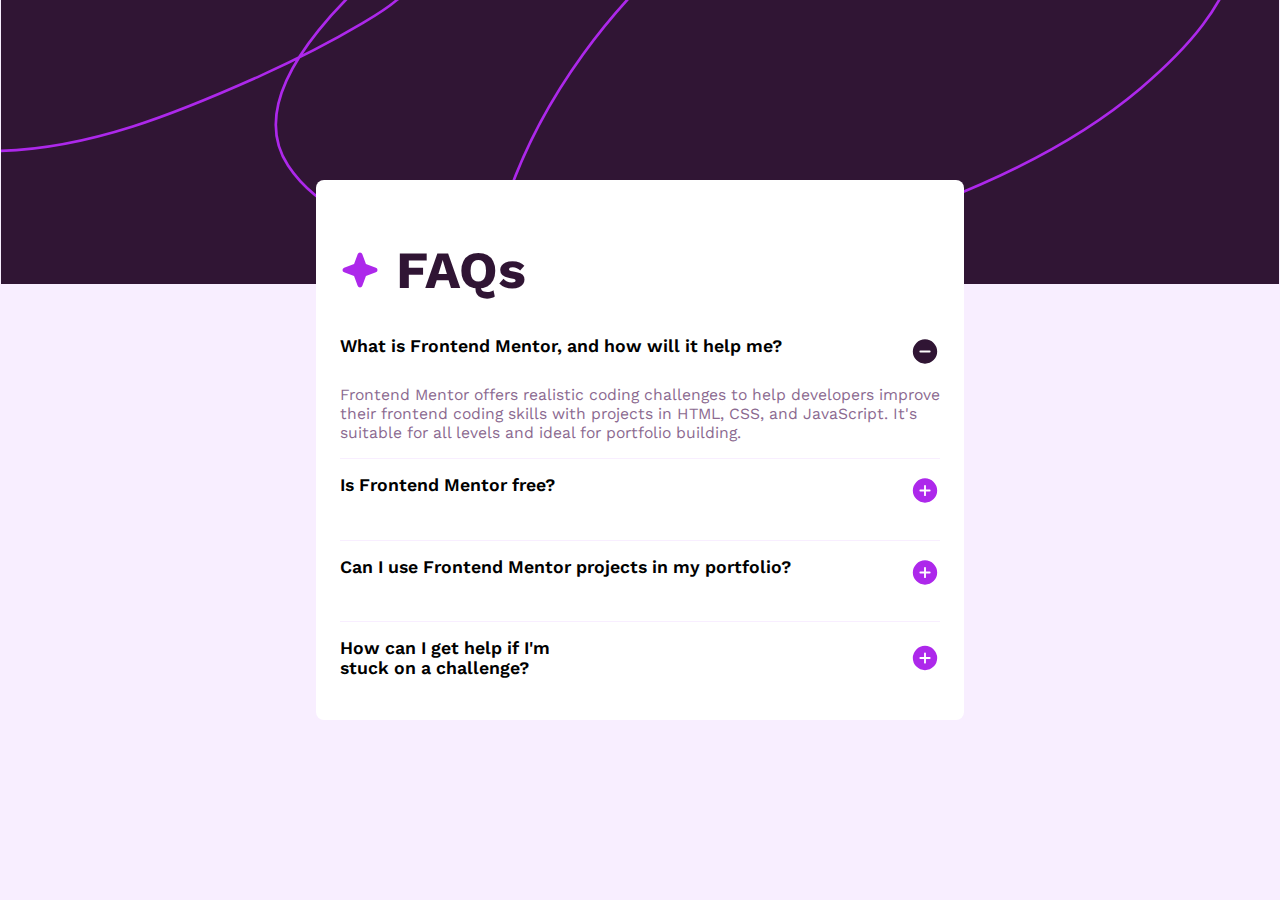
<file: faq-accordion-main/index.html>
<!DOCTYPE html>
<html lang="en">

<head>
  <meta charset="UTF-8">
  <meta name="viewport" content="width=device-width, initial-scale=1.0">
  <!-- displays site properly based on user's device -->

  <link rel="icon" type="image/png" sizes="32x32" href="./assets/images/favicon-32x32.png">

  <title>Frontend Mentor | FAQ accordion</title>

  <link rel="preconnect" href="https://fonts.googleapis.com">
  <link rel="preconnect" href="https://fonts.gstatic.com" crossorigin>
  <link href="https://fonts.googleapis.com/css2?family=Work+Sans:ital,wght@0,100..900;1,100..900&display=swap"
    rel="stylesheet">
  <link rel="stylesheet" href="styles.css">

</head>

<body>

  <main>

    <div class="title">
      <img src="assets/images/icon-star.svg" alt="null">
      <h1>FAQs</h1>
    </div>
    <div class="accordion_feat">
      <div class="accordion one">
        <div class="accordion-question">
          What is Frontend Mentor, and how will it help me?
          <img id="plus-icon" class="hidden" src="assets/images/icon-plus.svg" alt="null">
          <img id="minus-icon" src="assets/images/icon-minus.svg" alt="null">
        </div>
        <div class="accordion-answer">
          Frontend Mentor offers realistic coding challenges to help developers improve their
          frontend coding skills with projects in HTML, CSS, and JavaScript. It's suitable for
          all levels and ideal for portfolio building.
        </div>
      </div>
      <div class="accordion two">
        <div class="accordion-question">
          Is Frontend Mentor free?
          <img id="plus-icon" src="assets/images/icon-plus.svg" alt="null">
          <img id="minus-icon" class="hidden" src="assets/images/icon-minus.svg" alt="null">
        </div>
        <div class="accordion-answer hidden">
          Yes, Frontend Mentor offers both free and premium coding challenges, with the free
          option providing access to a range of projects suitable for all skill levels.
        </div>
      </div>
      <div class="accordion three">
        <div class="accordion-question">
          Can I use Frontend Mentor projects in my portfolio?
          <img id="plus-icon" src="assets/images/icon-plus.svg" alt="null">
          <img id="minus-icon" class="hidden" src="assets/images/icon-minus.svg" alt="null">
        </div>
        <div class="accordion-answer hidden">
          Yes, you can use projects completed on Frontend Mentor in your portfolio. It's an excellent
          way to showcase your skills to potential employers!
        </div>
      </div>

      <div class="accordion four">
        <div class="accordion-question">
          How can I get help if I'm <br> stuck on a challenge?
          <img id="plus-icon" src="assets/images/icon-plus.svg" alt="null">
          <img id="minus-icon" class="hidden" src="assets/images/icon-minus.svg" alt="null">
        </div>
        <div class="accordion-answer hidden">
          The best place to get help is inside Frontend Mentor's Discord community. There's a help
          channel where you can ask questions and seek support from other community members.
        </div>
      </div>



    </div>





  </main>



<script src="script.js"></script>
</body>

</html>

<!-- 
  What is Frontend Mentor, and how will it help me?

  Frontend Mentor offers realistic coding challenges to help developers improve their 
  frontend coding skills with projects in HTML, CSS, and JavaScript. It's suitable for 
  all levels and ideal for portfolio building.

  Is Frontend Mentor free?

  Yes, Frontend Mentor offers both free and premium coding challenges, with the free 
  option providing access to a range of projects suitable for all skill levels.


  Yes, you can use projects completed on Frontend Mentor in your portfolio. It's an excellent
  way to showcase your skills to potential employers!

  How can I get help if I'm stuck on a Frontend Mentor challenge?
  
  The best place to get help is inside Frontend Mentor's Discord community. There's a help 
  channel where you can ask questions and seek support from other community members.
-->
</file>
<file: faq-accordion-main/styles.css>
body {
    font-family: "Work Sans", sans-serif;
    background: #F8EEFF;
    background-image: url('assets/images/background-pattern-mobile.svg');
    background-repeat: no-repeat;
    background-size: contain;
    padding: 0;
    margin: 0;
    display: grid;
    place-items: center;
    min-height: 100vh;
}

main {
    width: min((100% - 5rem), 600px);
    background-color: #fff;
    border-radius: 8px;
    padding: 1.5em;
 

}

.title {
    display: flex;
    gap: 1em;

}

h1 {
    font-weight: bold;
    font-size: 2rem;
    font-size: clamp(2rem, 1.471830985915493rem + 2.253521126760563vw, 3.5rem);
    color: #301534;
}


.accordion:not(:last-of-type){
  border-block-end: 1px solid #F8EEFF;
  padding-block-end: 1em;
  margin-block-end: 1em;
}


.accordion-question{
    font-size: 1rem;
    font-size: clamp(1rem, 0.9559859154929577rem + 0.18779342723004694vw, 1.125rem);
    font-weight: 600;
    display: flex;
    justify-content: space-between;
    padding-block-end: 1em;
}

.accordion-answer{
    color: #8B6990;
    font-size: 0.875rem;
    font-size: clamp(0.875rem, 0.8309859154929577rem + 0.18779342723004694vw, 1rem);
}

img{
    cursor: pointer;
}

.hidden{
    display: none;
}

@media   only screen and (min-width:1000px){
   body{
    background:url('assets/images/background-pattern-desktop.svg');
    background-repeat: no-repeat;
    background-size: contain;
    background-color: #F8EEFF;
   }
}
</file>
